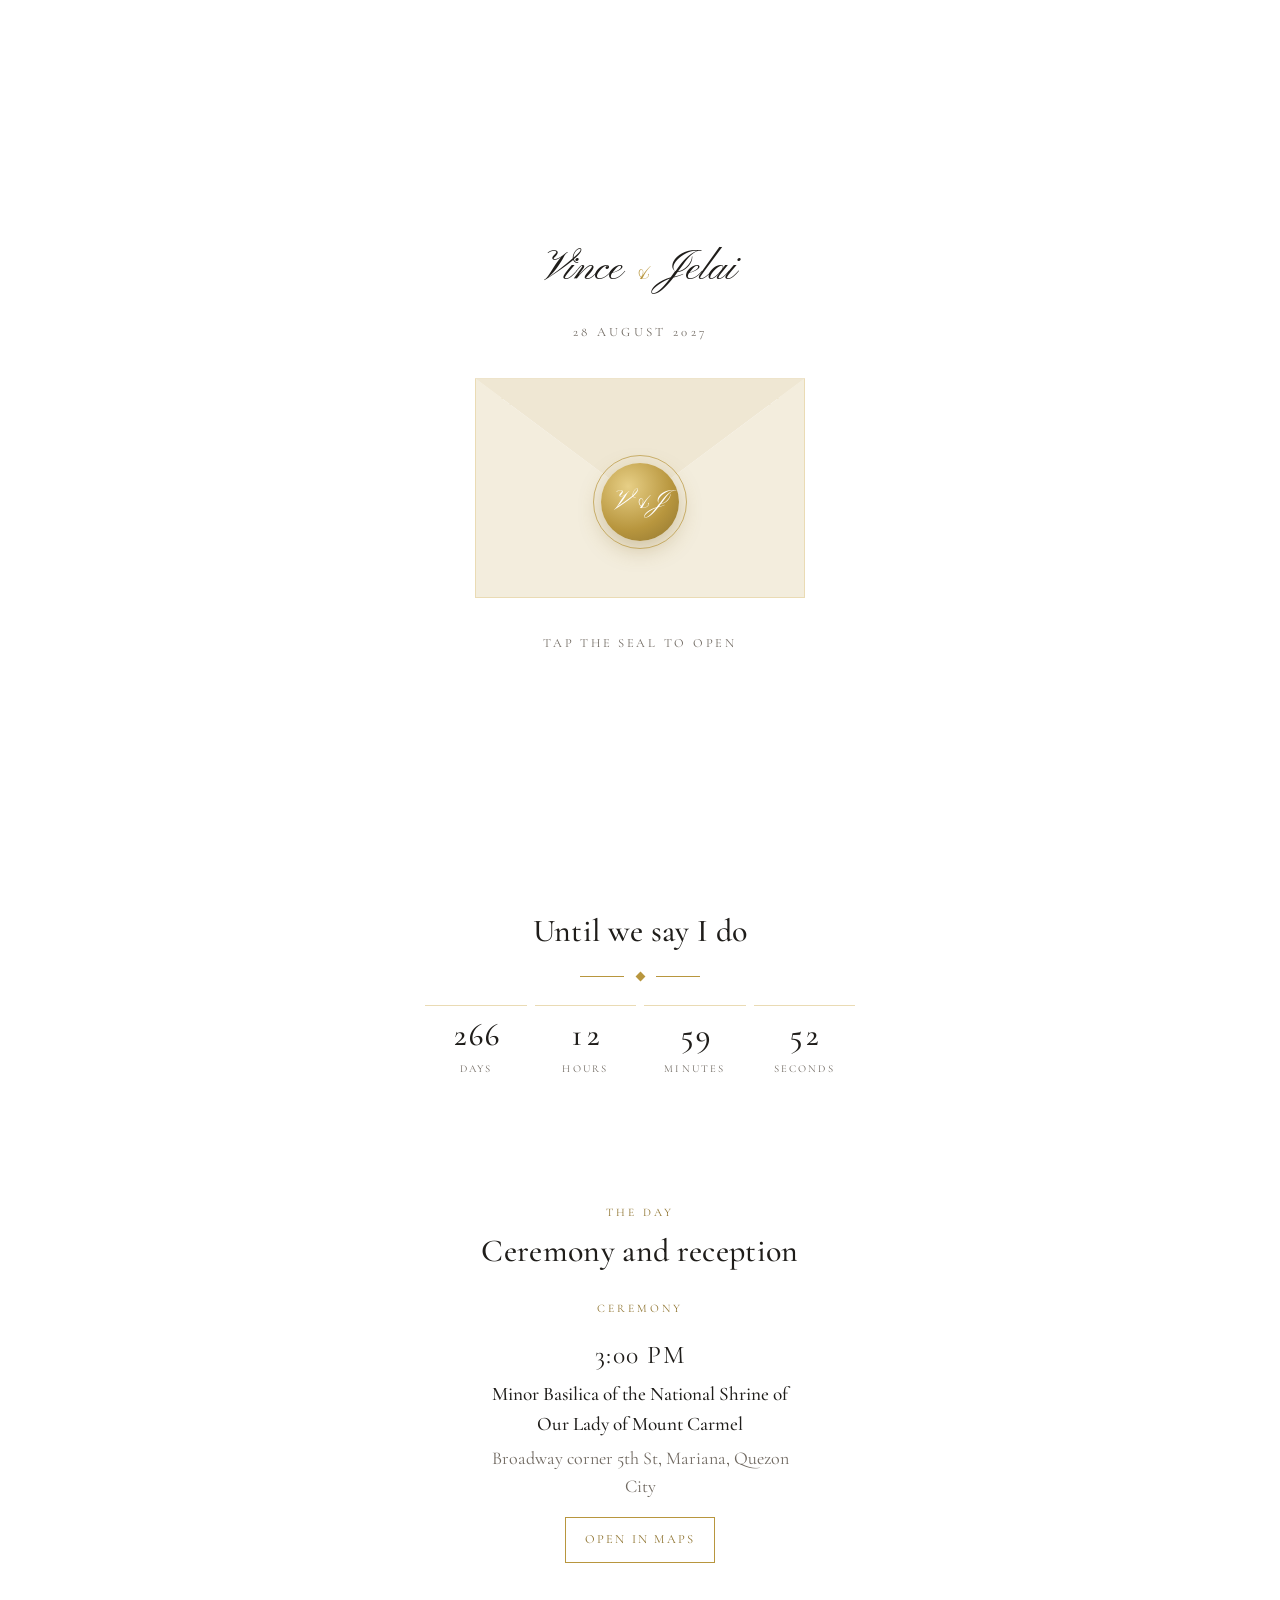
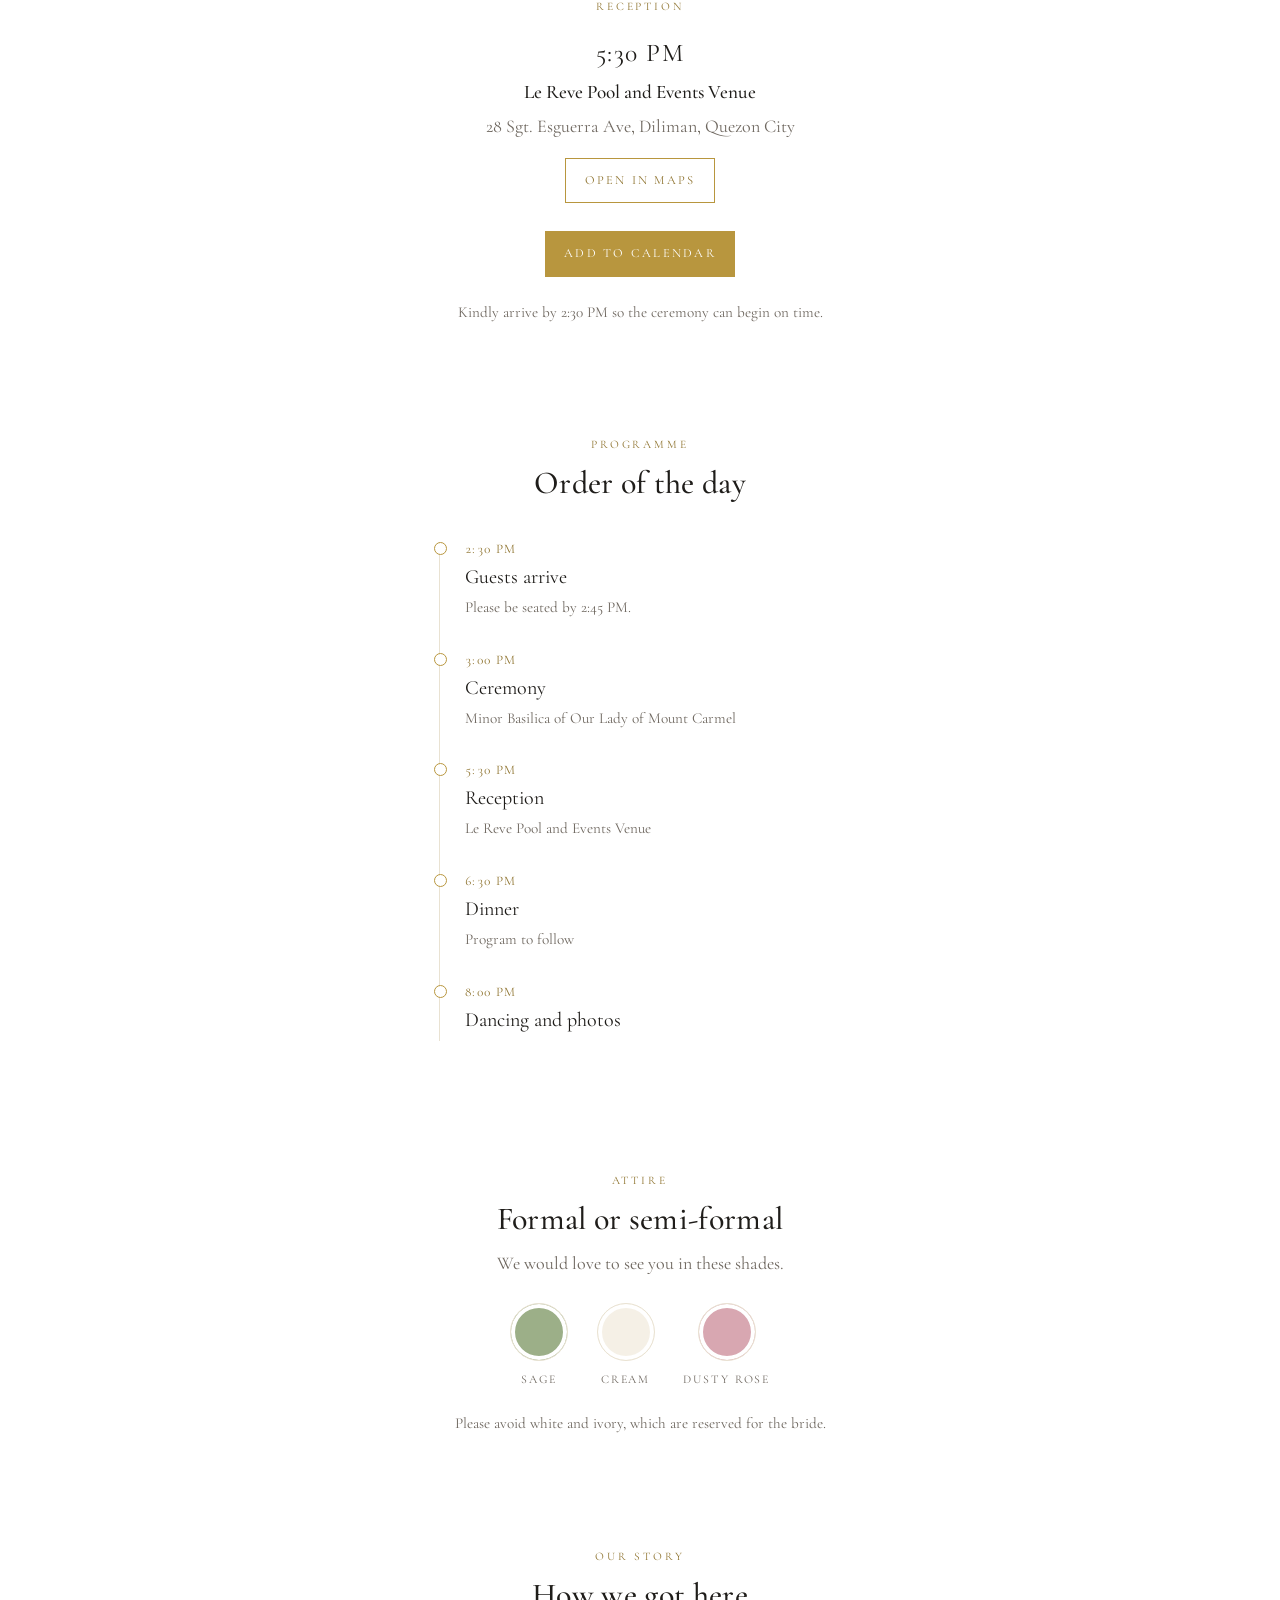
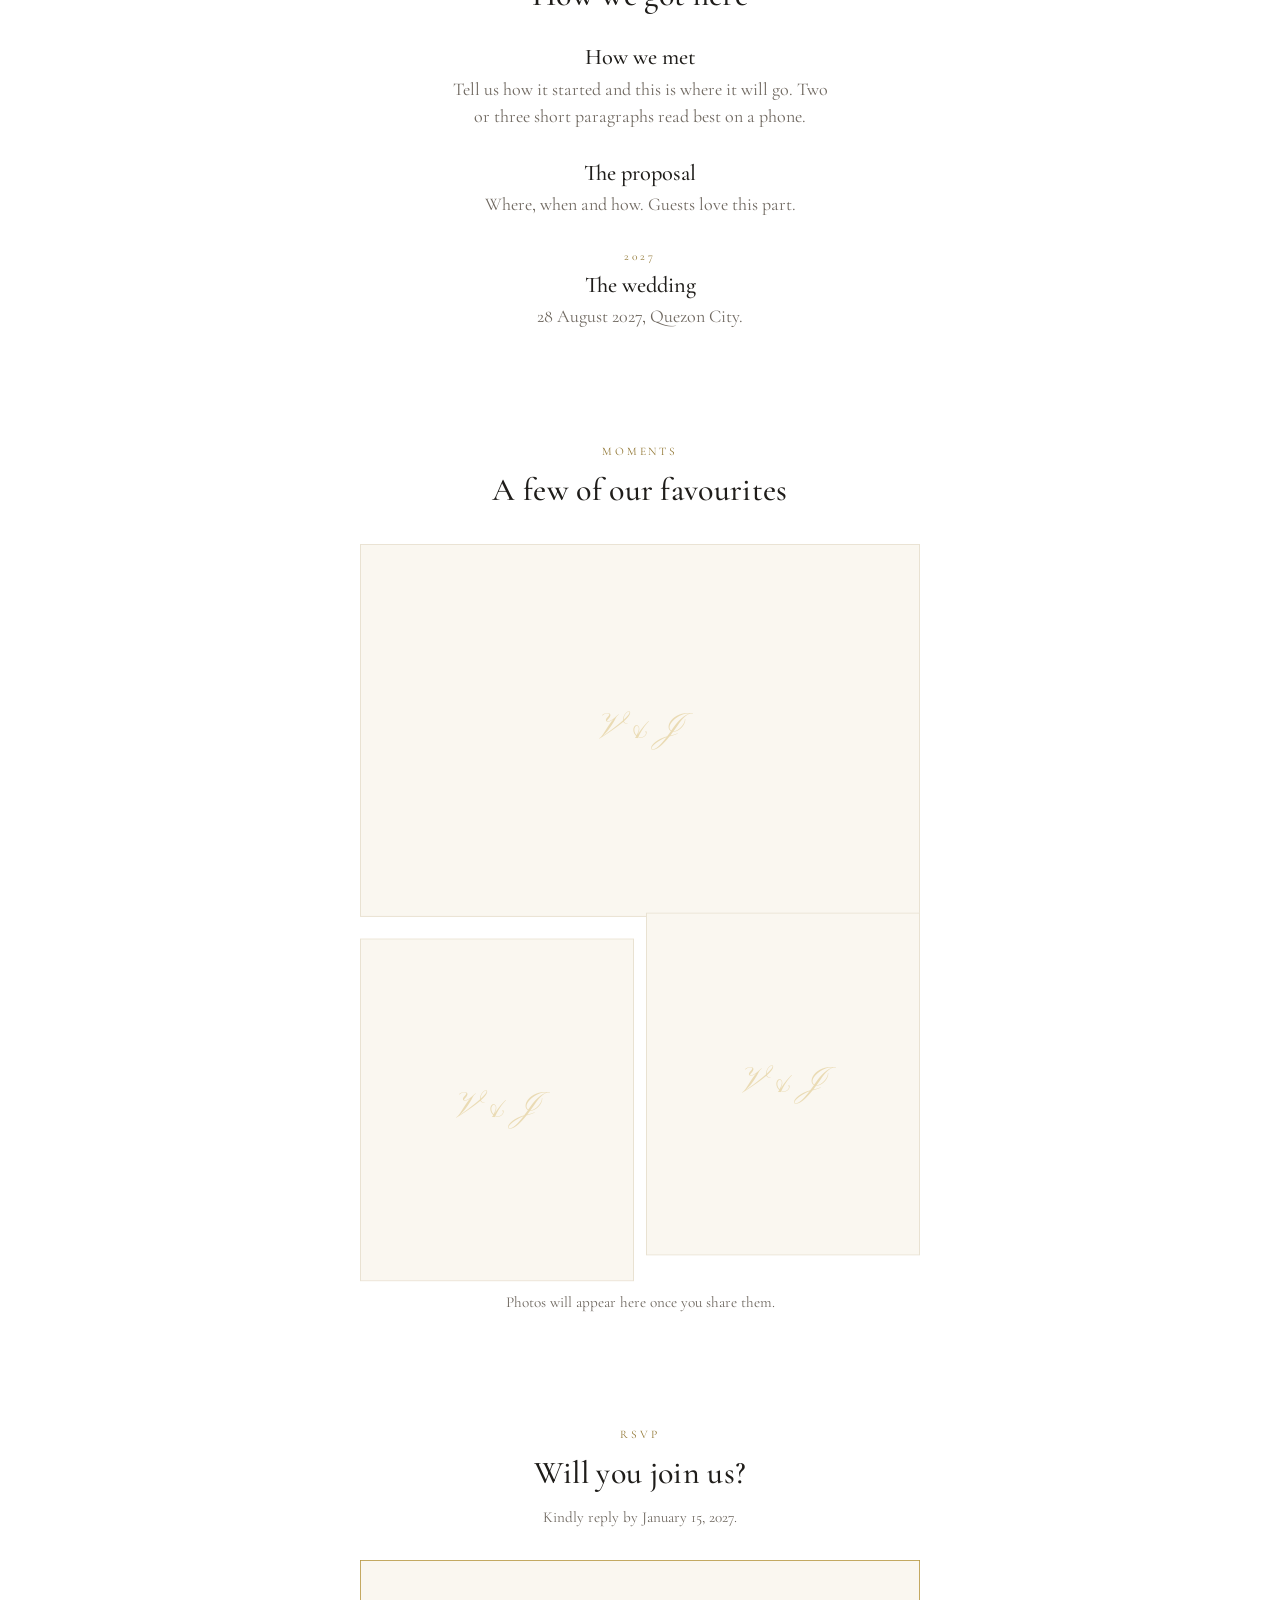
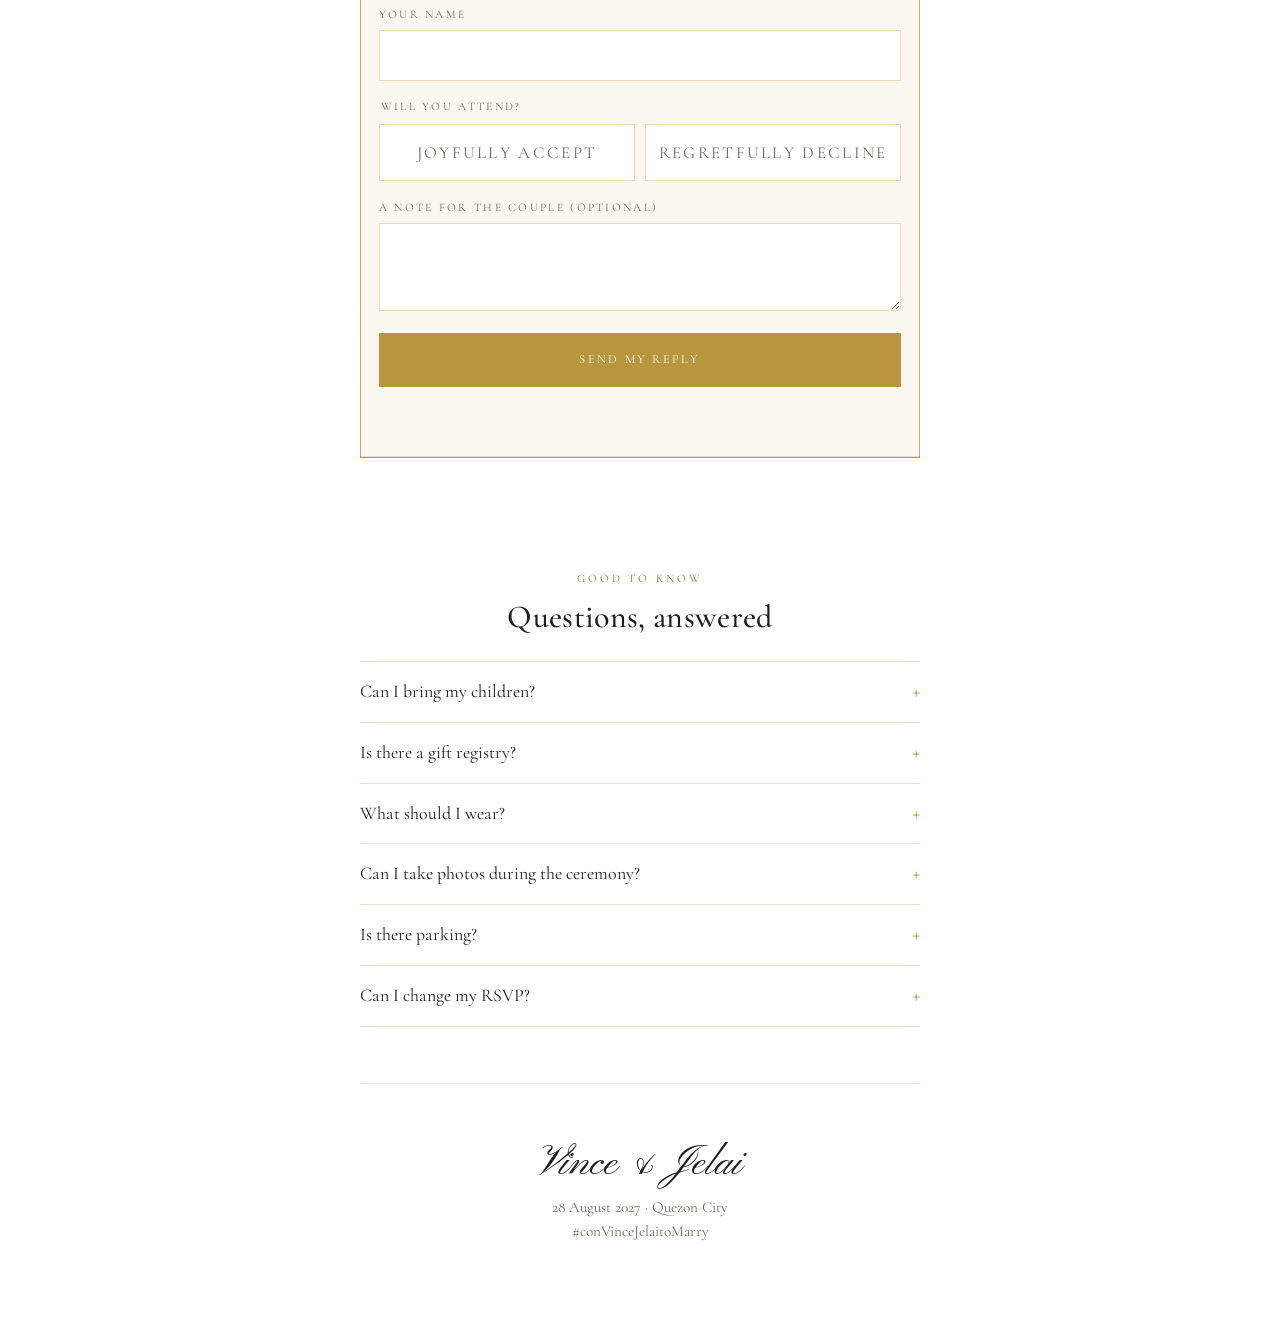
<file: index.html>
<!doctype html>
<html lang="en" class="no-js">
<head>
<meta charset="utf-8">
<meta name="viewport" content="width=device-width, initial-scale=1, viewport-fit=cover">
<title>Vince &amp; Jelai</title>
<meta name="description" content="Jelai &amp; Vince, 28 August 2027. You're invited.">
<meta name="robots" content="noindex, nofollow">
<meta property="og:type" content="website">
<meta property="og:title" content="Vince &amp; Jelai, 28 August 2027">
<meta property="og:description" content="Jelai &amp; Vince, 28 August 2027, you're invited.">
<meta property="og:image" content="https://avincentpatrick.github.io/wedding_invitation/assets/og.png">
<meta property="og:image:width" content="1200">
<meta property="og:image:height" content="630">
<meta property="og:url" content="https://avincentpatrick.github.io/wedding_invitation/">
<meta name="twitter:card" content="summary_large_image">
<meta name="theme-color" content="#FFFFFF">
<link rel="icon" href="assets/favicon.svg" type="image/svg+xml">
<link rel="preconnect" href="https://fonts.googleapis.com">
<link rel="preconnect" href="https://fonts.gstatic.com" crossorigin>
<link rel="stylesheet" href="https://fonts.googleapis.com/css2?family=Cormorant+Garamond:ital,wght@0,400;0,500;0,600;1,400&family=Pinyon+Script&display=swap">
<link rel="stylesheet" href="assets/style.css">
</head>
<body>
<div class="intro" id="intro">
  <p class="intro-names">Vince <span class="amp">&amp;</span> Jelai</p>
  <p class="intro-date">28 August 2027</p>
  <div class="envelope" aria-hidden="true">
    <div class="env-back"></div>
    <div class="env-card"><div class="mini">V&amp;J<small>You are invited</small></div></div>
    <div class="env-front"></div>
    <div class="env-flap"></div>
    <button class="seal" id="open-btn" aria-hidden="false" aria-label="Open the invitation">V&amp;J</button>
  </div>
  <p class="intro-hint">Tap the seal to open</p>
</div>
<canvas id="dust" aria-hidden="true"></canvas>
<div class="progress" id="progress" aria-hidden="true"></div>
<main class="wrap">

  <section class="cover" id="cover">
    <div class="card">
      <div class="monogram hero-el" style="--i:0" aria-hidden="true">V&amp;J</div>
      <p class="invite-line hero-el" style="--i:1">Together with their families</p>
      <h1 class="names">Vince <span class="amp">&amp;</span> Jelai</h1>
      <p class="fullnames hero-el" style="--i:2">Vincent Patrick T. Albestros<br>Jailene Faye C. Rojas</p>
      <div class="orn hero-el" style="--i:3"><i></i></div>
      <p class="invite-line hero-el" style="--i:4">request the pleasure of your company<br>at the celebration of their marriage</p>
      <p class="when hero-el" style="--i:5">Saturday<strong>28 August 2027</strong>three in the afternoon</p>
      <p class="hashtag hero-el" style="--i:6">#conVinceJelaitoMarry</p>
    </div>
    <div class="cue hero-el" style="--i:7"><span>Scroll</span><i></i></div>
  </section>

  <section class="greeting" id="greeting" hidden>
    <p class="dear" id="dear"></p>
    <p class="seats" id="seats"></p>
  </section>

  <section class="reveal" id="countdown-section">
    <span class="eyebrow">Counting down</span>
    <h2>Until we say I do</h2>
    <div class="orn"><i></i></div>
    <div class="count" id="countdown" aria-live="off">
      <div><b id="c-d">–</b><span>days</span></div>
      <div><b id="c-h">–</b><span>hours</span></div>
      <div><b id="c-m">–</b><span>minutes</span></div>
      <div><b id="c-s">–</b><span>seconds</span></div>
    </div>
  </section>

  <section class="reveal" id="details">
    <span class="eyebrow">The day</span>
    <h2>Ceremony and reception</h2>
    <div class="events stagger">
      <div class="event" style="--i:0">
        <span class="eyebrow">Ceremony</span>
        <p class="time">3:00 PM</p>
        <p class="venue">Minor Basilica of the National Shrine of Our Lady of Mount Carmel</p>
        <p class="addr">Broadway corner 5th St, Mariana, Quezon City</p>
        <div class="actions"><a class="btn" href="https://maps.app.goo.gl/4bLnHFerkGSQBLtD6" target="_blank" rel="noopener">Open in Maps</a></div>
      </div>
      <div class="event" style="--i:1">
        <span class="eyebrow">Reception</span>
        <p class="time">5:30 PM</p>
        <p class="venue">Le Reve Pool and Events Venue</p>
        <p class="addr">28 Sgt. Esguerra Ave, Diliman, Quezon City</p>
        <div class="actions"><a class="btn" href="https://maps.app.goo.gl/ahUoUx17TGbnTg9SA" target="_blank" rel="noopener">Open in Maps</a></div>
      </div>
    </div>
    <div class="actions" style="margin-top:1.75rem"><a class="btn solid" id="cal-link" href="#" target="_blank" rel="noopener">Add to calendar</a></div>
    <p class="note">Kindly arrive by 2:30 PM so the ceremony can begin on time.</p>
  </section>

  <section class="reveal" id="program-section">
    <span class="eyebrow">Programme</span>
    <h2>Order of the day</h2>
    <div class="timeline" id="program"></div>
  </section>

  <section class="reveal" id="dress">
    <span class="eyebrow">Attire</span>
    <h2>Formal or semi-formal</h2>
    <p class="lede">We would love to see you in these shades.</p>
    <div class="swatches stagger" id="swatches"></div>
    <p class="note">Please avoid white and ivory, which are reserved for the bride.</p>
  </section>

  <section class="reveal" id="entourage" hidden>
    <span class="eyebrow">With love from</span>
    <h2>Our entourage</h2>
    <div class="roles stagger" id="roles"></div>
  </section>

  <section class="reveal" id="story-section">
    <span class="eyebrow">Our story</span>
    <h2>How we got here</h2>
    <div class="story stagger" id="story"></div>
  </section>

  <section class="reveal" id="gallery-section">
    <span class="eyebrow">Moments</span>
    <h2>A few of our favourites</h2>
    <div class="gallery stagger">
      <figure style="--i:0" data-parallax="-0.06"><span class="ph" aria-hidden="true">V &amp; J</span></figure>
      <figure style="--i:1" data-parallax="0.05"><span class="ph" aria-hidden="true">V &amp; J</span></figure>
      <figure style="--i:2" data-parallax="-0.04"><span class="ph" aria-hidden="true">V &amp; J</span></figure>
    </div>
    <p class="note">Photos will appear here once you share them.</p>
  </section>

  <section class="reveal" id="rsvp">
    <span class="eyebrow">RSVP</span>
    <h2>Will you join us?</h2>
    <p class="deadline" id="deadline"></p>
    <div class="rsvp-box">
      <svg class="frame" aria-hidden="true" preserveAspectRatio="none"><rect x="0" y="0" width="100%" height="100%" pathLength="1"/></svg>
      <form id="rsvp-form" novalidate>
        <div class="field" id="name-field">
          <label for="name">Your name</label>
          <input type="text" id="name" name="name" autocomplete="name" required>
        </div>
        <fieldset>
          <legend>Will you attend?</legend>
          <div class="choices">
            <label class="choice"><input type="radio" name="answer" value="YES" id="ans-yes"><span>Joyfully accept</span></label>
            <label class="choice"><input type="radio" name="answer" value="NO" id="ans-no"><span>Regretfully decline</span></label>
          </div>
        </fieldset>
        <div id="yes-fields" hidden>
          <div class="field">
            <label for="seats-sel">Number of seats</label>
            <select id="seats-sel" name="seats"></select>
          </div>
          <div class="field">
            <label for="names">Names of those attending</label>
            <input type="text" id="names" name="names" placeholder="Juan, Maria">
          </div>
        </div>
        <div class="field">
          <label for="message">A note for the couple (optional)</label>
          <textarea id="message" name="message"></textarea>
        </div>
        <div class="hp" aria-hidden="true"><label for="website">Website</label><input type="text" id="website" name="website" tabindex="-1" autocomplete="off"></div>
        <button class="btn solid" type="submit" id="rsvp-submit">Send my reply</button>
        <p class="rsvp-status" id="rsvp-status" aria-live="polite"></p>
      </form>
      <div class="rsvp-done" id="rsvp-done" hidden>
        <p class="script">Thank you</p>
        <p id="done-text"></p>
      </div>
      <div class="rsvp-done" id="rsvp-closed" hidden>
        <p>RSVPs have closed. Please message us directly if your plans change.</p>
      </div>
    </div>
  </section>

  <section class="reveal" id="faq-section">
    <span class="eyebrow">Good to know</span>
    <h2>Questions, answered</h2>
    <div class="faq" id="faq"></div>
  </section>

  <footer>
    <p class="script">Vince &amp; Jelai</p>
    <p>28 August 2027 · Quezon City</p>
    <p>#conVinceJelaitoMarry</p>
  </footer>
</main>
<a class="fab" id="fab" href="#rsvp">RSVP</a>
<script src="assets/config.js"></script>
<script src="assets/app.js"></script>
</body>
</html>
</file>
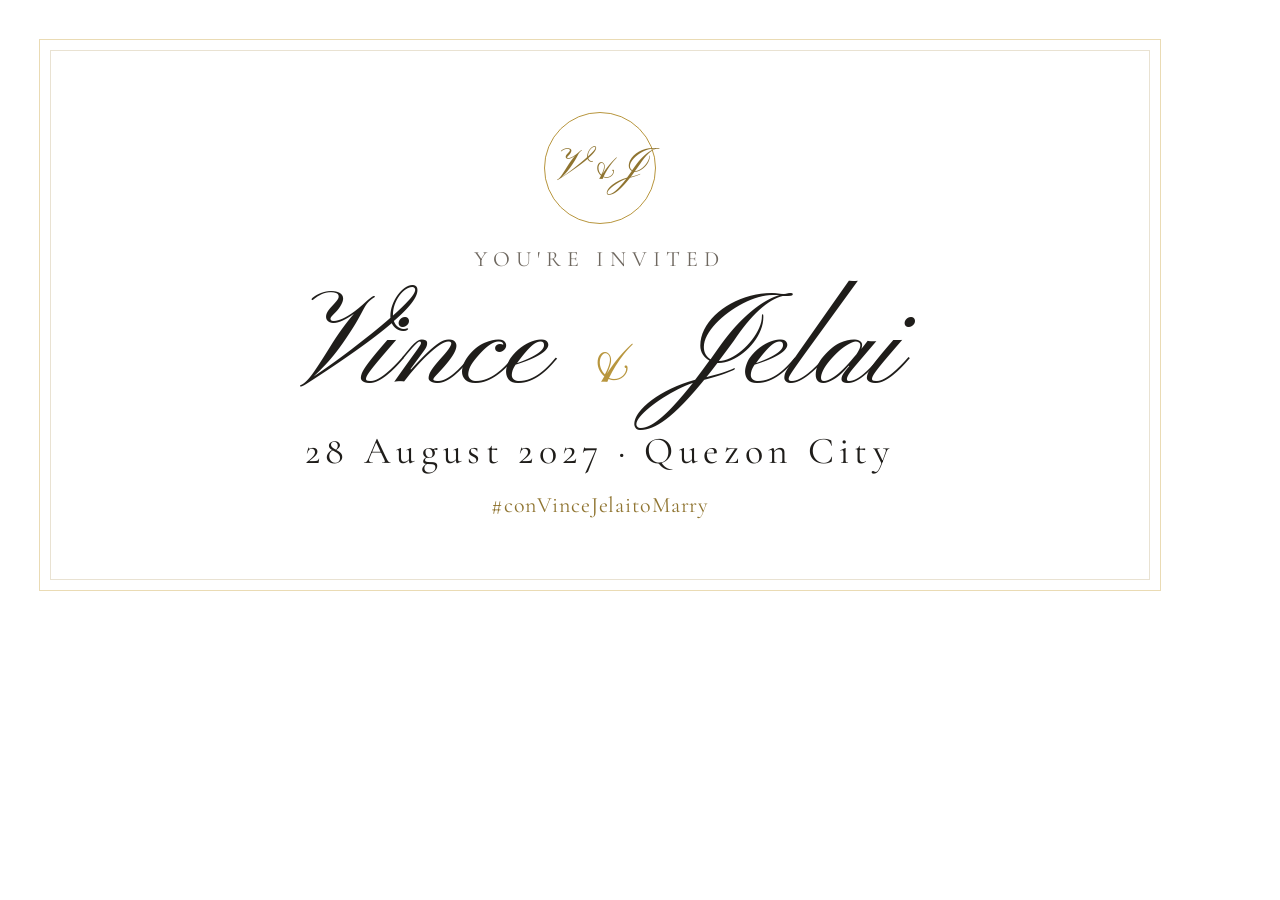
<file: tools/og.html>
<!doctype html><html><head><meta charset="utf-8">
<link rel="stylesheet" href="https://fonts.googleapis.com/css2?family=Cormorant+Garamond:wght@400;500&family=Pinyon+Script&display=swap">
<style>
body{margin:0;width:1200px;height:630px;background:#fff;color:#1F1D1A;font-family:"Cormorant Garamond",Georgia,serif;display:grid;place-items:center}
.card{width:1120px;height:550px;border:1.5px solid #EADBB4;position:relative;display:grid;place-items:center;text-align:center}
.card::before{content:"";position:absolute;inset:10px;border:1px solid #E9E2D2}
.m{width:110px;height:110px;border-radius:50%;border:1.5px solid #B8963E;display:grid;place-items:center;font-family:"Pinyon Script",cursive;font-size:44px;color:#8F7430;margin:0 auto 22px}
.l{font-size:22px;letter-spacing:.28em;text-transform:uppercase;color:#6F6860}
.n{font-family:"Pinyon Script",cursive;font-size:132px;line-height:1;margin:14px 0 10px}
.n span{color:#B8963E;font-size:.6em}
.d{font-size:38px;letter-spacing:.14em;margin-top:10px}
.h{font-size:22px;color:#8F7430;margin-top:18px;letter-spacing:.04em}
</style></head><body><div class="card"><div>
<div class="m">V&amp;J</div>
<div class="l">You're invited</div>
<div class="n">Vince <span>&amp;</span> Jelai</div>
<div class="d">28 August 2027 · Quezon City</div>
<div class="h">#conVinceJelaitoMarry</div>
</div></div></body></html>
</file>
<file: assets/style.css>
/* Layout: a sealed envelope opens onto one centered column (560px max), set like a printed card.
   Motion: gold dust behind the page, sections rise in on scroll, the programme timeline draws itself,
   gallery tiles drift in parallax. Everything animates with transform and opacity only. */
:root {
  --paper: #FFFFFF;
  --cream: #FAF7F0;
  --cream-deep: #F3EDDD;
  --ink: #1F1D1A;
  --muted: #6F6860;
  --gold: #B8963E;
  --gold-deep: #8F7430;
  --gold-light: #D9BE74;
  --gold-soft: #EADBB4;
  --line: #E9E2D2;
  --font-display: "Pinyon Script", "Brush Script MT", cursive;
  --font-serif: "Cormorant Garamond", "Cormorant", Georgia, "Times New Roman", serif;
  --measure: 560px;
  --ease: cubic-bezier(0.22, 0.61, 0.36, 1);
  color-scheme: light;
}
* { box-sizing: border-box; }
[hidden] { display: none !important; }
html { -webkit-text-size-adjust: 100%; scroll-behavior: smooth; }
body {
  margin: 0;
  background: var(--paper);
  color: var(--ink);
  font-family: var(--font-serif);
  font-size: 1.125rem;
  line-height: 1.55;
  padding-left: max(16px, env(safe-area-inset-left, 0px));
  padding-right: max(16px, env(safe-area-inset-right, 0px));
  padding-block: 0;
  overflow-x: hidden;
}
body.locked { overflow: hidden; height: 100vh; }
img { max-width: 100%; display: block; }
a { color: var(--gold-deep); text-underline-offset: 3px; }
a:focus-visible, button:focus-visible, input:focus-visible, select:focus-visible, textarea:focus-visible, summary:focus-visible {
  outline: 2px solid var(--gold); outline-offset: 3px;
}
.wrap { max-width: var(--measure); margin: 0 auto; position: relative; z-index: 1; }
section { padding-block: 3.5rem; }
h1, h2, h3 { font-weight: 500; margin: 0; text-wrap: balance; line-height: 1.15; }
h2 { font-size: 2rem; text-align: center; letter-spacing: 0.01em; }
p { margin: 0; }
.eyebrow {
  display: block; text-align: center;
  font-size: 0.72rem; letter-spacing: 0.26em; text-transform: uppercase;
  color: var(--gold-deep); margin-bottom: 0.7rem;
}
.lede { text-align: center; color: var(--muted); max-width: 42ch; margin: 0.75rem auto 0; }
.script { font-family: var(--font-display); font-weight: 400; }
.center { text-align: center; }
.orn { display: flex; align-items: center; justify-content: center; gap: 0.8rem; margin: 1.4rem auto; }
.orn::before, .orn::after { content: ""; height: 1px; width: 44px; background: var(--gold); transform: scaleX(0); transition: transform 1s var(--ease) 0.2s; }
.orn i { width: 7px; height: 7px; background: var(--gold); transform: rotate(45deg) scale(0); transition: transform 0.6s var(--ease); }
.in .orn::before, .in .orn::after, .ready .orn::before, .ready .orn::after { transform: scaleX(1); }
.in .orn i, .ready .orn i { transform: rotate(45deg) scale(1); }
.orn::before { transform-origin: right; }
.orn::after { transform-origin: left; }

/* Backdrop: gold dust and scroll progress */
#dust { position: fixed; inset: 0; width: 100%; height: 100%; z-index: 0; pointer-events: none; }
.progress { position: fixed; top: 0; left: 0; right: 0; height: 2px; background: var(--gold); transform-origin: left; transform: scaleX(0); z-index: 20; }

/* Envelope intro */
.intro {
  position: fixed; inset: 0; z-index: 50; background: var(--paper);
  display: grid; place-items: center; align-content: center; gap: 1.6rem; text-align: center;
  padding-left: max(16px, env(safe-area-inset-left, 0px)); padding-right: max(16px, env(safe-area-inset-right, 0px));
  transition: opacity 0.9s ease 1.5s, visibility 0s linear 2.4s;
}
.intro.opening { opacity: 0; visibility: hidden; }
.intro.gone { display: none; }
.intro-names { font-family: var(--font-display); font-size: 2.6rem; line-height: 1.1; color: var(--ink); }
.intro-names .amp { color: var(--gold); font-size: 0.65em; }
.intro-date { font-size: 0.8rem; letter-spacing: 0.26em; text-transform: uppercase; color: var(--muted); margin-top: 0.3rem; }
.envelope { position: relative; width: min(330px, 86vw); aspect-ratio: 3 / 2; perspective: 1200px; margin: 0.6rem auto; max-width: 100%; }
.env-back { position: absolute; inset: 0; background: var(--cream); border: 1px solid var(--gold-soft); }
.env-card {
  position: absolute; left: 6%; right: 6%; top: 9%; bottom: 9%; background: var(--paper); border: 1px solid var(--gold-soft);
  display: grid; place-items: center; z-index: 2; transition: transform 1s var(--ease) 0.5s;
}
.env-card::before { content: ""; position: absolute; inset: 5px; border: 1px solid var(--line); }
.env-card .mini { font-family: var(--font-display); font-size: 1.8rem; color: var(--gold-deep); }
.env-card .mini small { display: block; font-family: var(--font-serif); font-size: 0.62rem; letter-spacing: 0.26em; text-transform: uppercase; color: var(--muted); margin-top: 0.3rem; }
.opening .env-card { transform: translateY(-64%); }
.env-front { position: absolute; inset: 0; background: var(--cream-deep); clip-path: polygon(0 0, 50% 56%, 100% 0, 100% 100%, 0 100%); z-index: 3; }
.env-front::after { content: ""; position: absolute; inset: 0; border: 1px solid var(--gold-soft); pointer-events: none; }
.env-flap { position: absolute; inset: 0; background: #EFE7D3; clip-path: polygon(0 0, 100% 0, 50% 56%); transform-origin: top; z-index: 4; transition: transform 0.9s var(--ease), z-index 0s linear 0.45s; backface-visibility: hidden; }
.opening .env-flap { transform: rotateX(180deg); z-index: 1; }
.seal {
  position: absolute; left: 50%; top: 56%; transform: translate(-50%, -50%); width: 78px; height: 78px; border-radius: 50%; border: 0;
  background: radial-gradient(circle at 35% 30%, #E7CF86, #B8963E 58%, #8F7430); color: #fff; z-index: 5; cursor: pointer;
  font-family: var(--font-display); font-size: 1.7rem; line-height: 1; box-shadow: 0 8px 22px rgba(143, 116, 48, 0.35);
  transition: transform 0.45s var(--ease), opacity 0.45s;
}
.seal::after { content: ""; position: absolute; inset: -8px; border-radius: 50%; border: 1px solid var(--gold); opacity: 0.7; animation: pulse 2.2s ease-out infinite; }
.seal:hover { transform: translate(-50%, -50%) scale(1.05); }
.opening .seal { transform: translate(-50%, -50%) scale(0.5); opacity: 0; }
.intro-hint { font-size: 0.78rem; letter-spacing: 0.22em; text-transform: uppercase; color: var(--muted); }
@keyframes pulse { 0% { transform: scale(0.9); opacity: 0.8; } 100% { transform: scale(1.5); opacity: 0; } }

/* Cover */
.cover { padding-block: 3.2rem 2.4rem; text-align: center; }
.card { border: 1px solid var(--gold-soft); padding: 2.6rem 1.25rem 2.4rem; position: relative; background: var(--paper); }
.card::before { content: ""; position: absolute; inset: 6px; border: 1px solid var(--line); pointer-events: none; }
.monogram {
  width: 96px; height: 96px; border-radius: 50%; border: 1px solid var(--gold); display: grid; place-items: center; margin: 0 auto 1.4rem;
  font-family: var(--font-display); font-size: 2.1rem; color: var(--gold-deep); line-height: 1; position: relative;
}
.monogram::after { content: ""; position: absolute; inset: 5px; border-radius: 50%; border: 1px solid var(--gold-soft); }
.cover .invite-line { font-size: 0.78rem; letter-spacing: 0.22em; text-transform: uppercase; color: var(--muted); line-height: 1.9; }
.names {
  font-family: var(--font-display); font-size: clamp(3.1rem, 12.5vw, 4.8rem); line-height: 1.1; margin: 1rem 0 0.4rem; padding: 0 0.1em;
  background: linear-gradient(100deg, #8F7430 0%, #C9A74E 30%, #F1E2A9 50%, #C9A74E 70%, #8F7430 100%);
  background-size: 220% 100%; -webkit-background-clip: text; background-clip: text; color: transparent;
  animation: shimmer 7s linear infinite;
  clip-path: inset(0 100% 0 0); transition: clip-path 1.6s var(--ease) 0.5s;
}
.ready .names { clip-path: inset(0 0 0 0); }
@keyframes shimmer { to { background-position: 220% 0; } }
.fullnames { font-size: 1rem; color: var(--muted); letter-spacing: 0.04em; line-height: 1.5; }
.when { margin-top: 1.4rem; font-size: 1.2rem; letter-spacing: 0.08em; }
.when strong { font-weight: 500; display: block; font-size: 1.7rem; letter-spacing: 0.1em; }
.hashtag { margin-top: 1.4rem; font-size: 0.95rem; color: var(--gold-deep); letter-spacing: 0.02em; }
.hero-el { opacity: 0; transform: translateY(14px); transition: opacity 0.9s var(--ease), transform 0.9s var(--ease); transition-delay: calc(0.35s + var(--i, 0) * 0.14s); }
.ready .hero-el { opacity: 1; transform: none; }
.cue { display: grid; justify-items: center; gap: 0.5rem; margin-top: 1.8rem; color: var(--muted); font-size: 0.72rem; letter-spacing: 0.26em; text-transform: uppercase; }
.cue i { width: 1px; height: 36px; background: var(--gold); display: block; transform-origin: top; animation: cue 1.8s var(--ease) infinite; }
@keyframes cue { 0% { transform: scaleY(0); transform-origin: top; } 50% { transform: scaleY(1); transform-origin: top; } 51% { transform-origin: bottom; } 100% { transform: scaleY(0); transform-origin: bottom; } }

/* Greeting */
.greeting { padding-block: 2.4rem; text-align: center; }
.greeting .dear { font-family: var(--font-display); font-size: 2.3rem; }
.greeting .seats { color: var(--muted); margin-top: 0.4rem; }

/* Countdown */
.count { display: grid; grid-template-columns: repeat(4, 1fr); gap: 0.5rem; max-width: 430px; margin: 1.6rem auto 0; text-align: center; }
.count div { padding: 0.7rem 0; border-top: 1px solid var(--gold-soft); }
.count b { display: block; font-size: 2rem; font-weight: 500; font-variant-numeric: tabular-nums; line-height: 1.1; }
.count span { font-size: 0.66rem; letter-spacing: 0.2em; text-transform: uppercase; color: var(--muted); }

/* Events */
.events { display: grid; gap: 2.2rem; margin-top: 1.9rem; }
.event { display: grid; gap: 0.35rem; text-align: center; }
.event .time { font-size: 1.6rem; letter-spacing: 0.06em; }
.event .venue { font-size: 1.2rem; font-weight: 500; max-width: 34ch; margin: 0 auto; }
.event .addr { color: var(--muted); max-width: 36ch; margin: 0 auto; }
.actions { display: flex; flex-wrap: wrap; justify-content: center; gap: 0.6rem; margin-top: 0.7rem; }
.btn {
  display: inline-block; font: inherit; font-size: 0.78rem; letter-spacing: 0.18em; text-transform: uppercase;
  padding: 0.75rem 1.15rem; border: 1px solid var(--gold); color: var(--gold-deep); background: transparent;
  text-decoration: none; cursor: pointer; border-radius: 0; position: relative; overflow: hidden; transition: color 0.3s;
}
.btn::before { content: ""; position: absolute; inset: 0; background: var(--gold); transform: scaleX(0); transform-origin: left; transition: transform 0.4s var(--ease); z-index: -1; }
.btn:hover { color: #fff; }
.btn:hover::before { transform: scaleX(1); }
.btn.solid { background: var(--gold); color: #fff; border-color: var(--gold); }
.btn.solid::before { background: var(--gold-deep); }
.note { font-size: 0.95rem; color: var(--muted); text-align: center; margin-top: 1.5rem; }

/* Timeline */
.timeline { position: relative; max-width: 420px; margin: 2rem auto 0; padding-left: 2.2rem; }
.timeline::before { content: ""; position: absolute; left: 9px; top: 0.5rem; bottom: 1.2rem; width: 1px; background: var(--line); }
.timeline .tl-fill { position: absolute; left: 9px; top: 0.5rem; bottom: 1.2rem; width: 1px; background: var(--gold); transform-origin: top; transform: scaleY(0); }
.tl-item { position: relative; padding-bottom: 1.5rem; }
.tl-item::before { content: ""; position: absolute; left: calc(-2.2rem + 4px); top: 0.5rem; width: 11px; height: 11px; border-radius: 50%; background: var(--paper); border: 1px solid var(--gold); transition: background 0.4s, transform 0.4s var(--ease); }
.tl-item.lit::before { background: var(--gold); transform: scale(1.25); }
.tl-item .t { font-variant-numeric: tabular-nums; letter-spacing: 0.1em; color: var(--gold-deep); font-size: 0.82rem; text-transform: uppercase; }
.tl-item .title { font-size: 1.25rem; display: block; }
.tl-item .n { color: var(--muted); font-size: 0.95rem; }

/* Dress code */
.swatches { display: flex; justify-content: center; gap: 1.8rem; margin-top: 1.6rem; flex-wrap: wrap; }
.swatch { display: grid; justify-items: center; gap: 0.55rem; font-size: 0.74rem; letter-spacing: 0.16em; text-transform: uppercase; color: var(--muted); }
.swatch i { width: 58px; height: 58px; border-radius: 50%; border: 1px solid var(--line); display: block; box-shadow: inset 0 0 0 4px var(--paper); }

/* Entourage */
.roles { display: grid; gap: 1.5rem; margin-top: 1.9rem; }
.role { text-align: center; }
.role h3 { font-size: 0.72rem; letter-spacing: 0.24em; text-transform: uppercase; color: var(--gold-deep); margin-bottom: 0.4rem; font-weight: 500; }

/* Story */
.story { display: grid; gap: 1.8rem; margin-top: 1.9rem; }
.story article { display: grid; gap: 0.35rem; text-align: center; }
.story .y { font-size: 0.72rem; letter-spacing: 0.24em; text-transform: uppercase; color: var(--gold-deep); }
.story h3 { font-size: 1.4rem; }
.story p { color: var(--muted); max-width: 42ch; margin: 0 auto; }

/* Gallery */
.gallery { display: grid; grid-template-columns: repeat(2, 1fr); gap: 0.7rem; margin-top: 1.9rem; }
.gallery figure { margin: 0; aspect-ratio: 4 / 5; max-width: 100%; background: var(--cream); border: 1px solid var(--line); display: grid; place-items: center; overflow: hidden; will-change: transform; }
.gallery figure img { width: 100%; height: 100%; object-fit: cover; }
.gallery .ph { font-family: var(--font-display); color: var(--gold-soft); font-size: 2.2rem; }
.gallery figure:first-child { grid-column: span 2; aspect-ratio: 3 / 2; }

/* RSVP */
.rsvp-box { background: var(--cream); border: 1px solid var(--line); padding: 1.7rem 1.1rem; margin-top: 1.9rem; position: relative; }
.rsvp-box svg.frame { position: absolute; inset: -1px; width: calc(100% + 2px); height: calc(100% + 2px); pointer-events: none; }
.rsvp-box svg.frame rect { fill: none; stroke: var(--gold); stroke-width: 1.5; vector-effect: non-scaling-stroke; stroke-dasharray: 1; stroke-dashoffset: 1; transition: stroke-dashoffset 2.4s var(--ease) 0.2s; }
.in .rsvp-box svg.frame rect { stroke-dashoffset: 0; }
.field { display: grid; gap: 0.4rem; margin-top: 1.1rem; }
label, legend { font-size: 0.72rem; letter-spacing: 0.2em; text-transform: uppercase; color: var(--muted); }
fieldset { border: 0; padding: 0; margin: 1.1rem 0 0; min-width: 0; }
.choices { display: grid; grid-template-columns: 1fr 1fr; gap: 0.6rem; margin-top: 0.5rem; }
.choice { position: relative; }
.choice input { position: absolute; opacity: 0; inset: 0; }
.choice span { display: block; text-align: center; padding: 0.9rem 0.5rem; border: 1px solid var(--gold-soft); background: var(--paper); font-size: 1.05rem; cursor: pointer; transition: background 0.3s, color 0.3s, border-color 0.3s; }
.choice input:checked + span { border-color: var(--gold); background: var(--gold); color: #fff; }
.choice input:focus-visible + span { outline: 2px solid var(--gold); outline-offset: 3px; }
input[type="text"], select, textarea { font: inherit; font-size: 1.05rem; padding: 0.7rem 0.8rem; border: 1px solid var(--gold-soft); background: var(--paper); color: var(--ink); width: 100%; border-radius: 0; min-width: 0; }
textarea { min-height: 5.5rem; resize: vertical; }
.hp { position: absolute; left: -9999px; width: 1px; height: 1px; overflow: hidden; }
.rsvp-box .btn { width: 100%; margin-top: 1.4rem; padding: 1rem; }
.rsvp-status { margin-top: 1rem; text-align: center; color: var(--gold-deep); min-height: 1.5em; }
.rsvp-done { text-align: center; padding: 1rem 0; }
.rsvp-done .script { font-size: 2.6rem; }
.deadline { text-align: center; color: var(--muted); font-size: 0.95rem; margin-top: 0.9rem; }

/* FAQ */
.faq { margin-top: 1.6rem; border-top: 1px solid var(--line); }
details { border-bottom: 1px solid var(--line); }
summary { cursor: pointer; padding: 1rem 0; font-size: 1.12rem; list-style: none; display: flex; justify-content: space-between; gap: 1rem; align-items: baseline; }
summary::-webkit-details-marker { display: none; }
summary::after { content: "+"; color: var(--gold); font-size: 1.3rem; line-height: 1; flex: none; transition: transform 0.3s var(--ease); }
details[open] summary::after { transform: rotate(45deg); }
details p { padding: 0 0 1rem; color: var(--muted); max-width: 48ch; }

/* Footer */
footer { text-align: center; padding-block: 3rem 5.5rem; border-top: 1px solid var(--line); color: var(--muted); font-size: 0.95rem; }
footer .script { font-size: 2.6rem; color: var(--ink); }

/* Floating RSVP */
.fab {
  position: fixed; left: 50%; bottom: calc(18px + env(safe-area-inset-bottom, 0px)); transform: translate(-50%, 140%); z-index: 30;
  background: var(--gold); color: #fff; text-decoration: none; font-size: 0.78rem; letter-spacing: 0.22em; text-transform: uppercase;
  padding: 0.85rem 1.6rem; border-radius: 999px; box-shadow: 0 10px 26px rgba(143, 116, 48, 0.3); transition: transform 0.5s var(--ease), opacity 0.4s; opacity: 0;
}
.fab.show { transform: translate(-50%, 0); opacity: 1; }

/* Reveal on scroll */
.reveal { opacity: 0; transform: translateY(26px); transition: opacity 0.9s var(--ease), transform 0.9s var(--ease); }
.reveal.in { opacity: 1; transform: none; }
.stagger > * { opacity: 0; transform: translateY(16px); transition: opacity 0.8s var(--ease), transform 0.8s var(--ease); transition-delay: calc(var(--i, 0) * 0.1s); }
.in .stagger > * { opacity: 1; transform: none; }
.no-js .reveal, .no-js .stagger > *, .no-js .hero-el, .no-js .names { opacity: 1; transform: none; clip-path: none; }

@media (prefers-reduced-motion: reduce) {
  html { scroll-behavior: auto; }
  .reveal, .stagger > *, .hero-el { opacity: 1; transform: none; transition: none; }
  .names { clip-path: none; animation: none; transition: none; color: var(--gold-deep); -webkit-text-fill-color: var(--gold-deep); }
  .seal::after, .cue i { animation: none; }
  .intro { transition: opacity 0.3s, visibility 0s linear 0.3s; }
  .env-card, .env-flap, .seal { transition: none; }
  .orn::before, .orn::after, .orn i { transition: none; transform: none; }
  .orn i { transform: rotate(45deg); }
  #dust { display: none; }
}
@media (max-width: 420px) {
  .count b { font-size: 1.7rem; }
}
</file>
